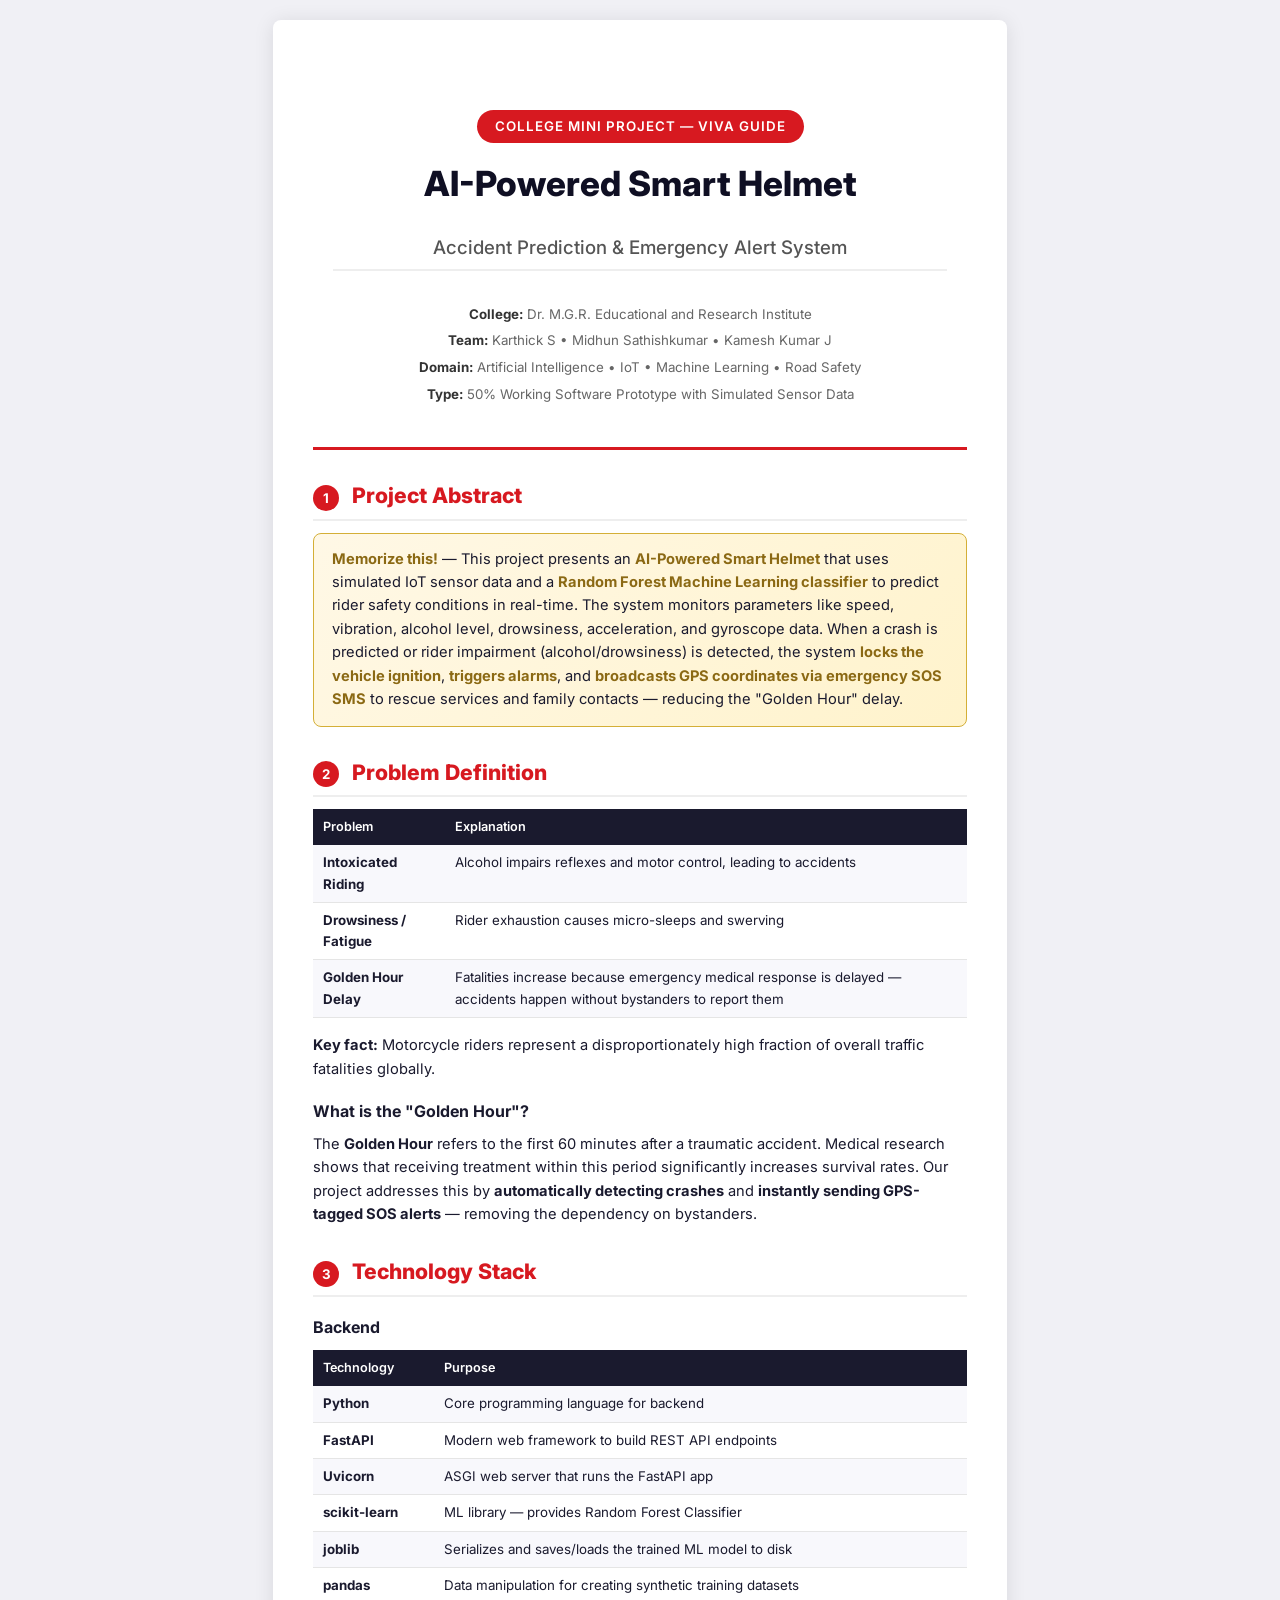
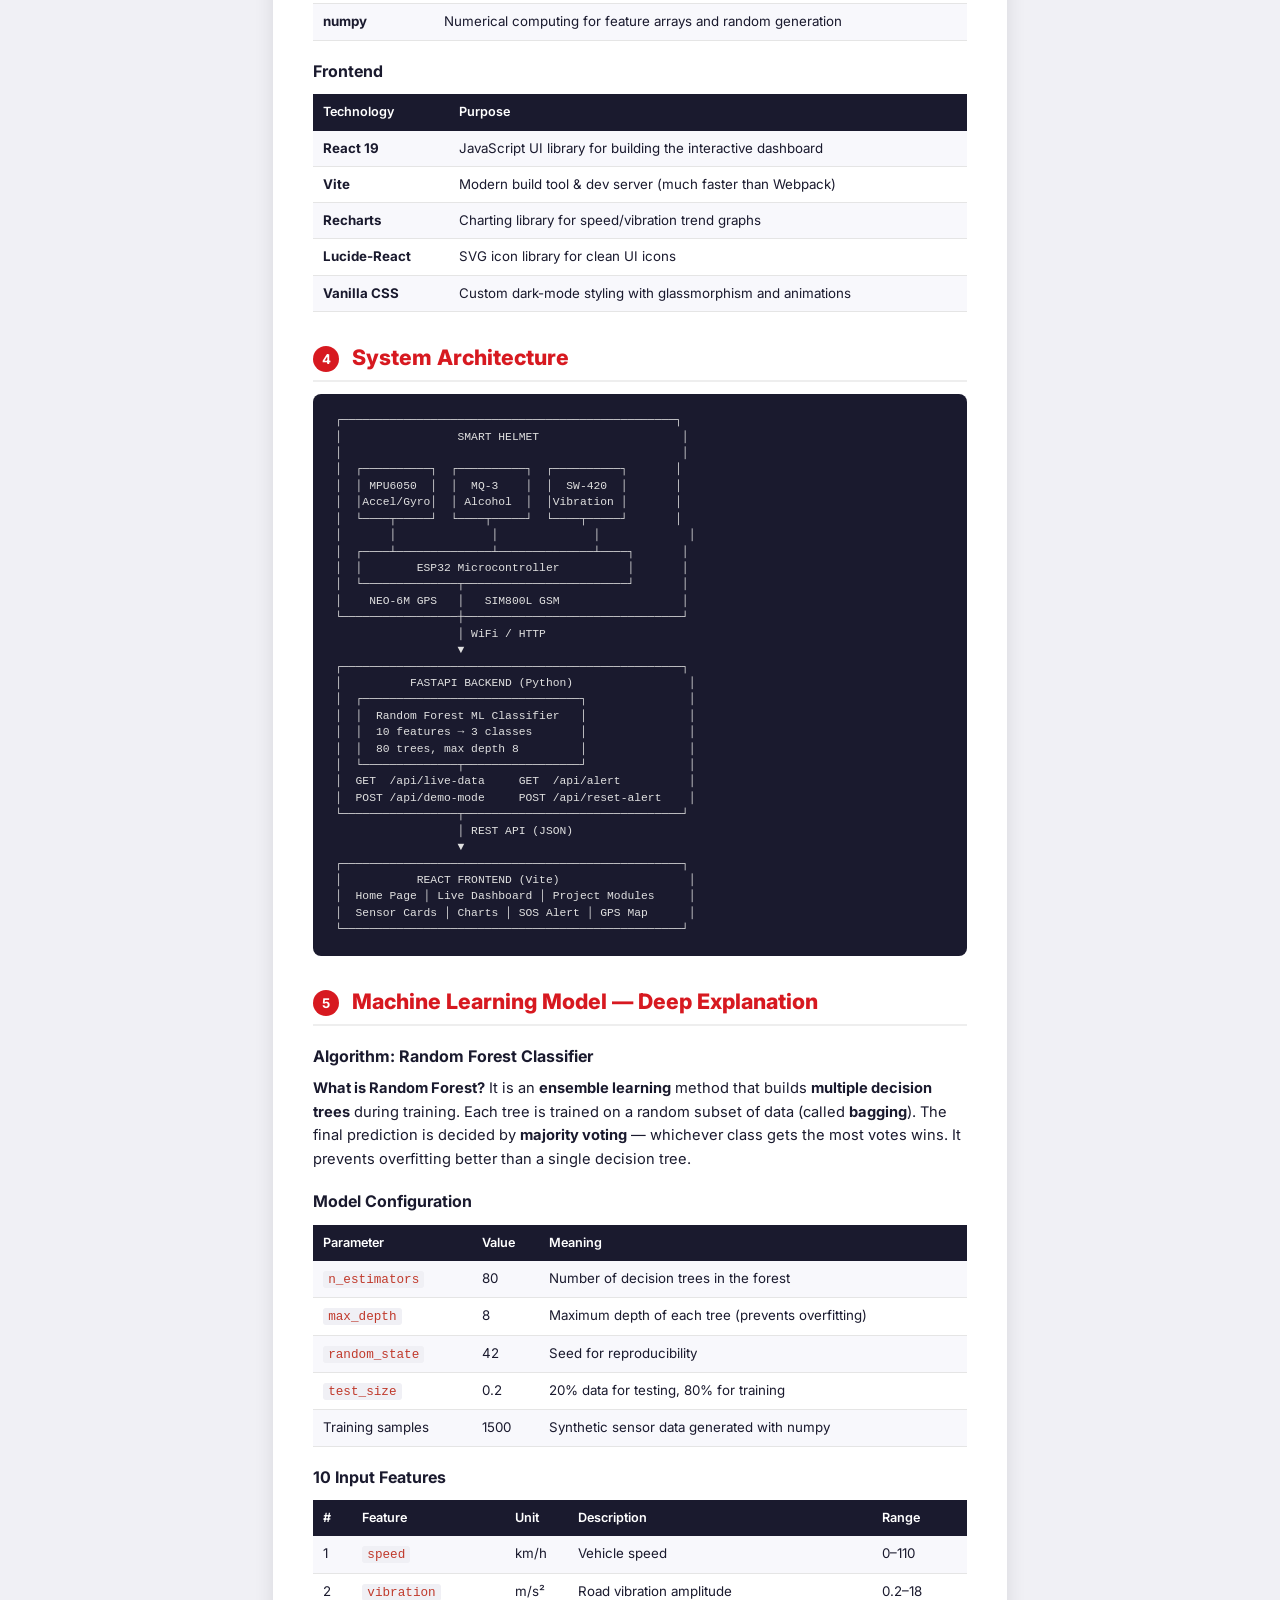
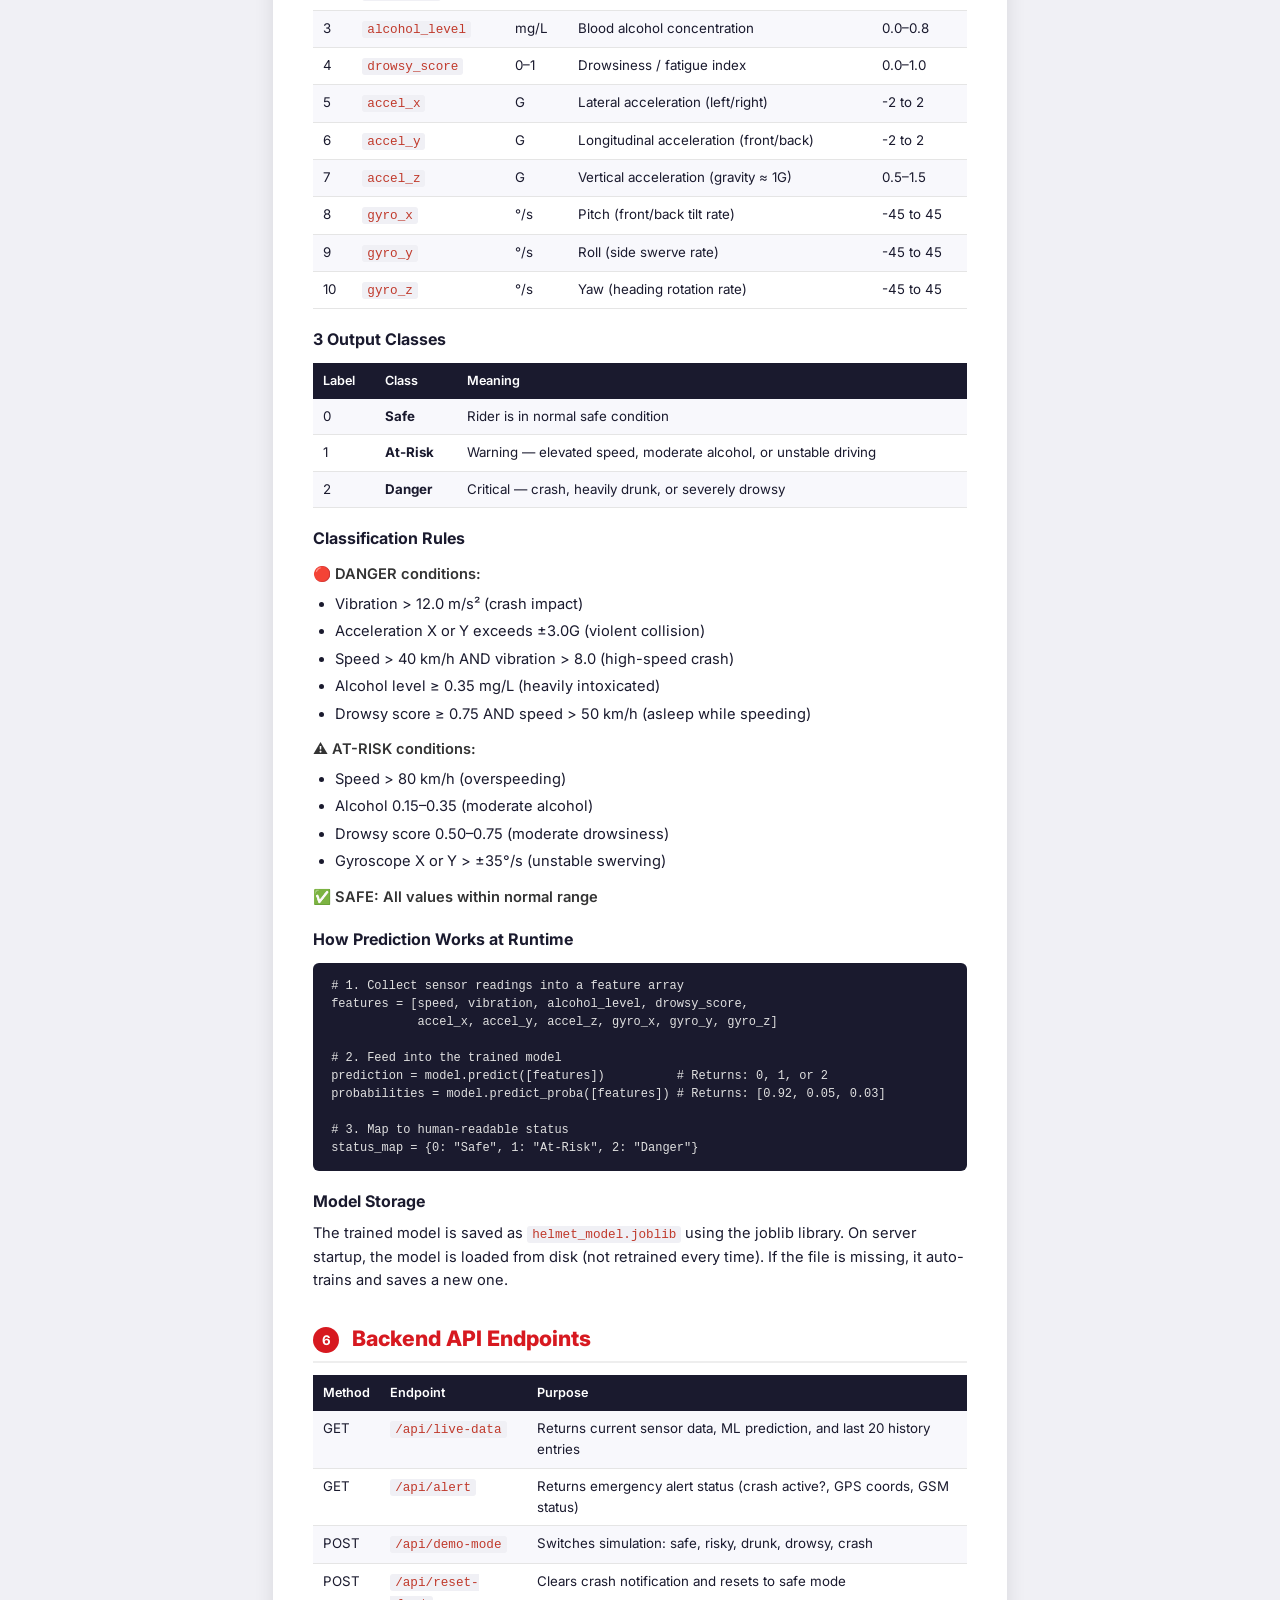
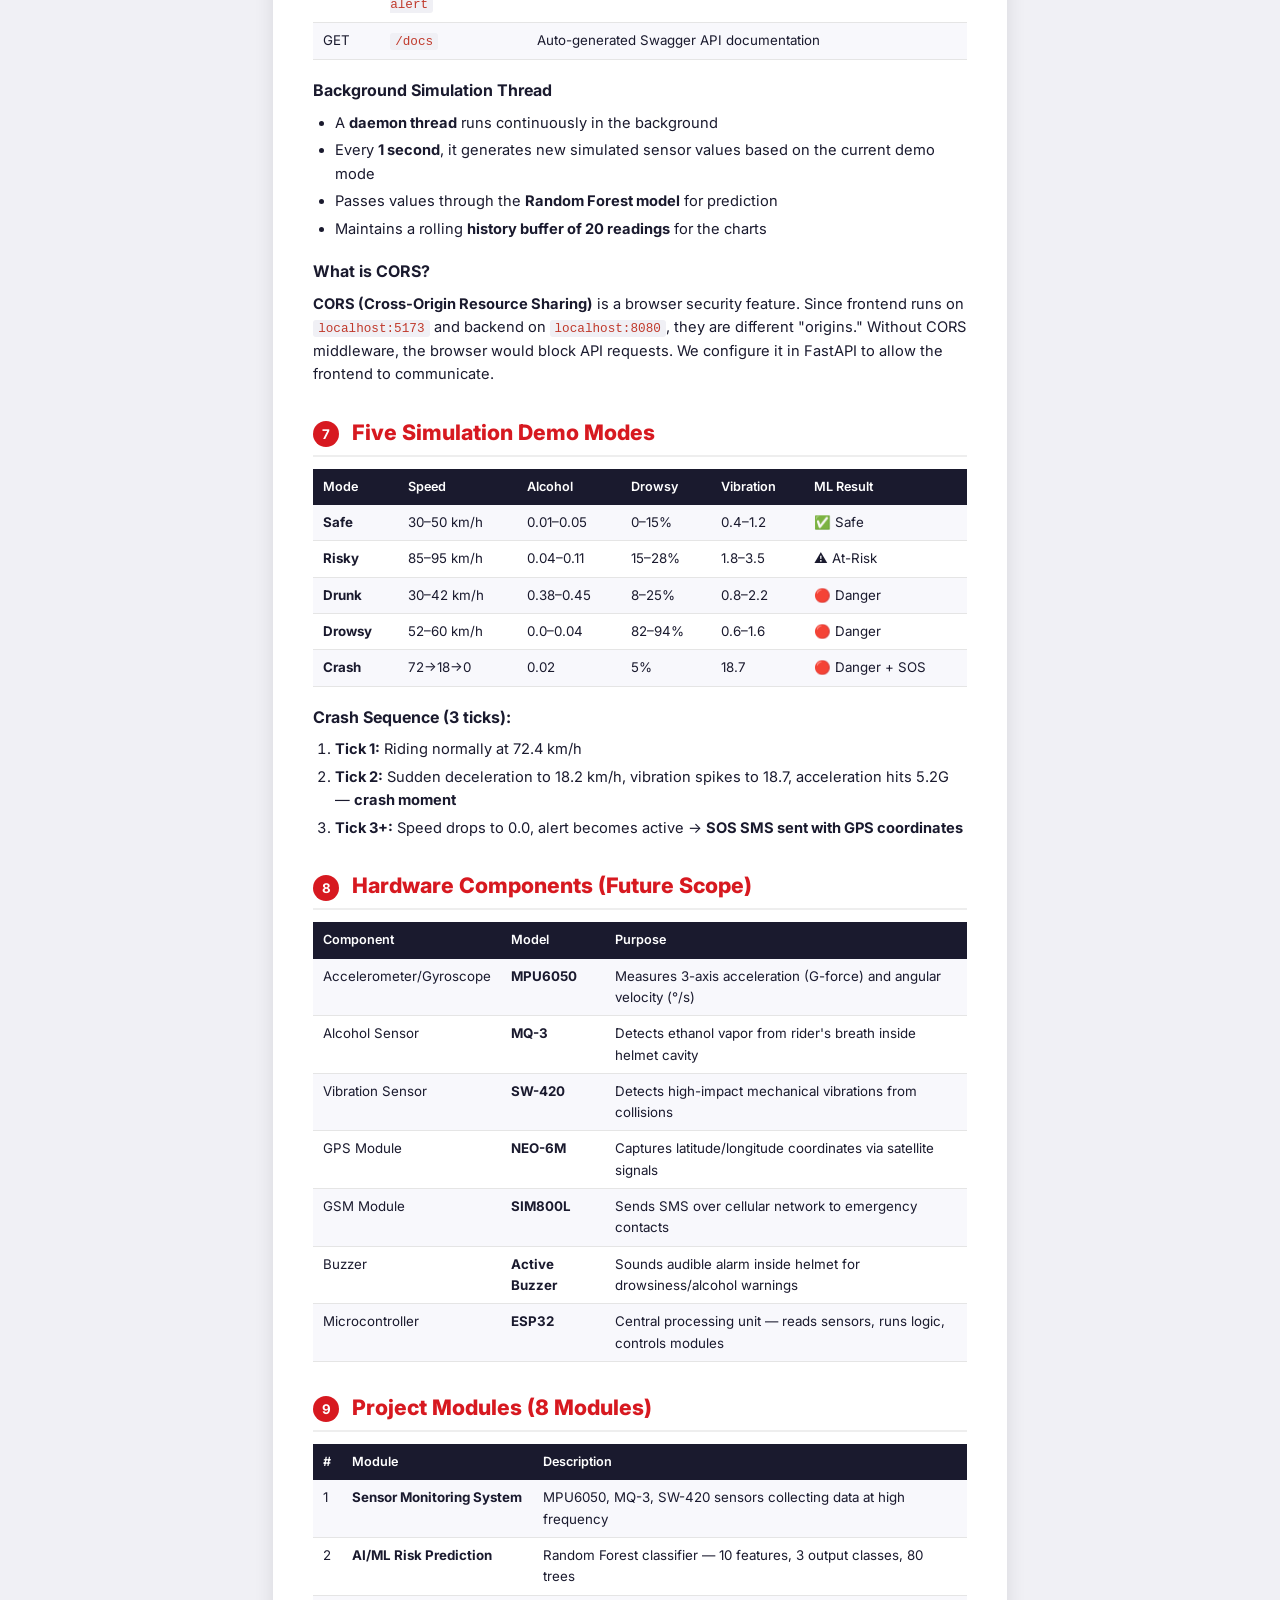
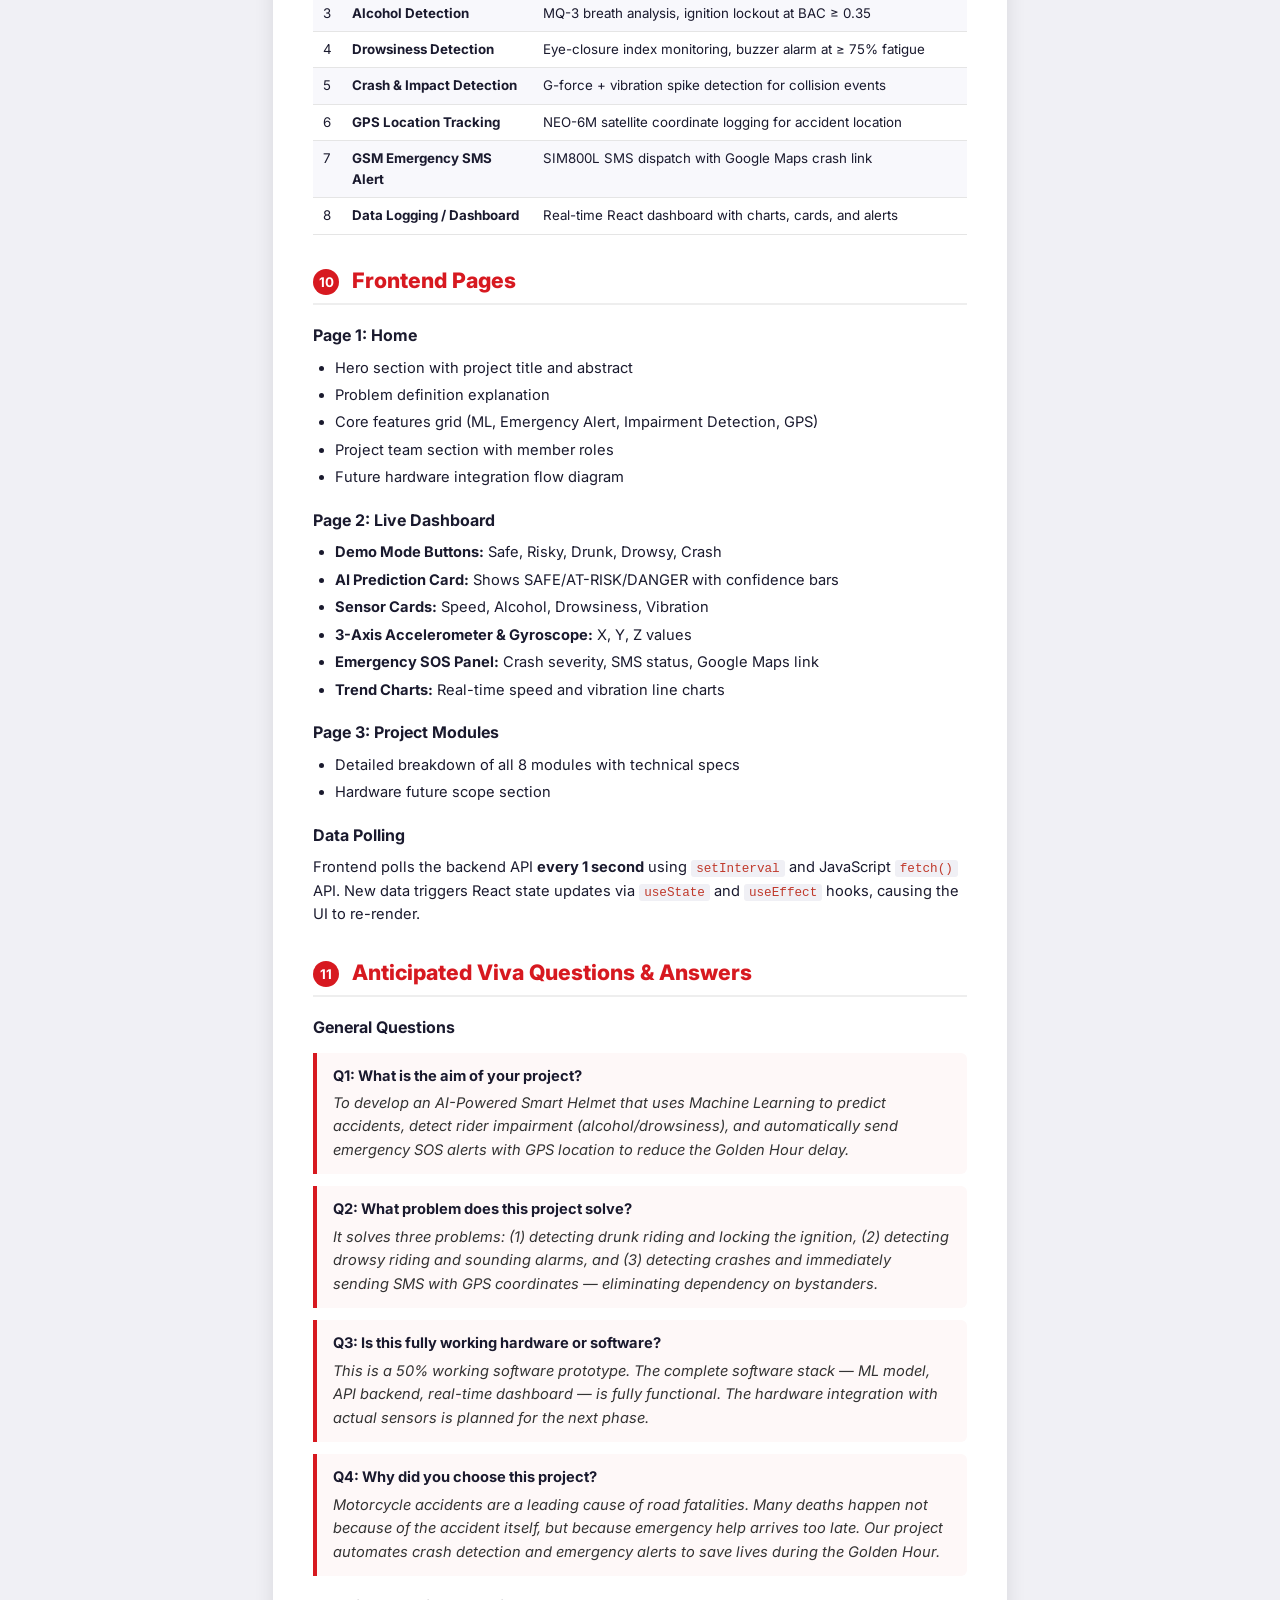
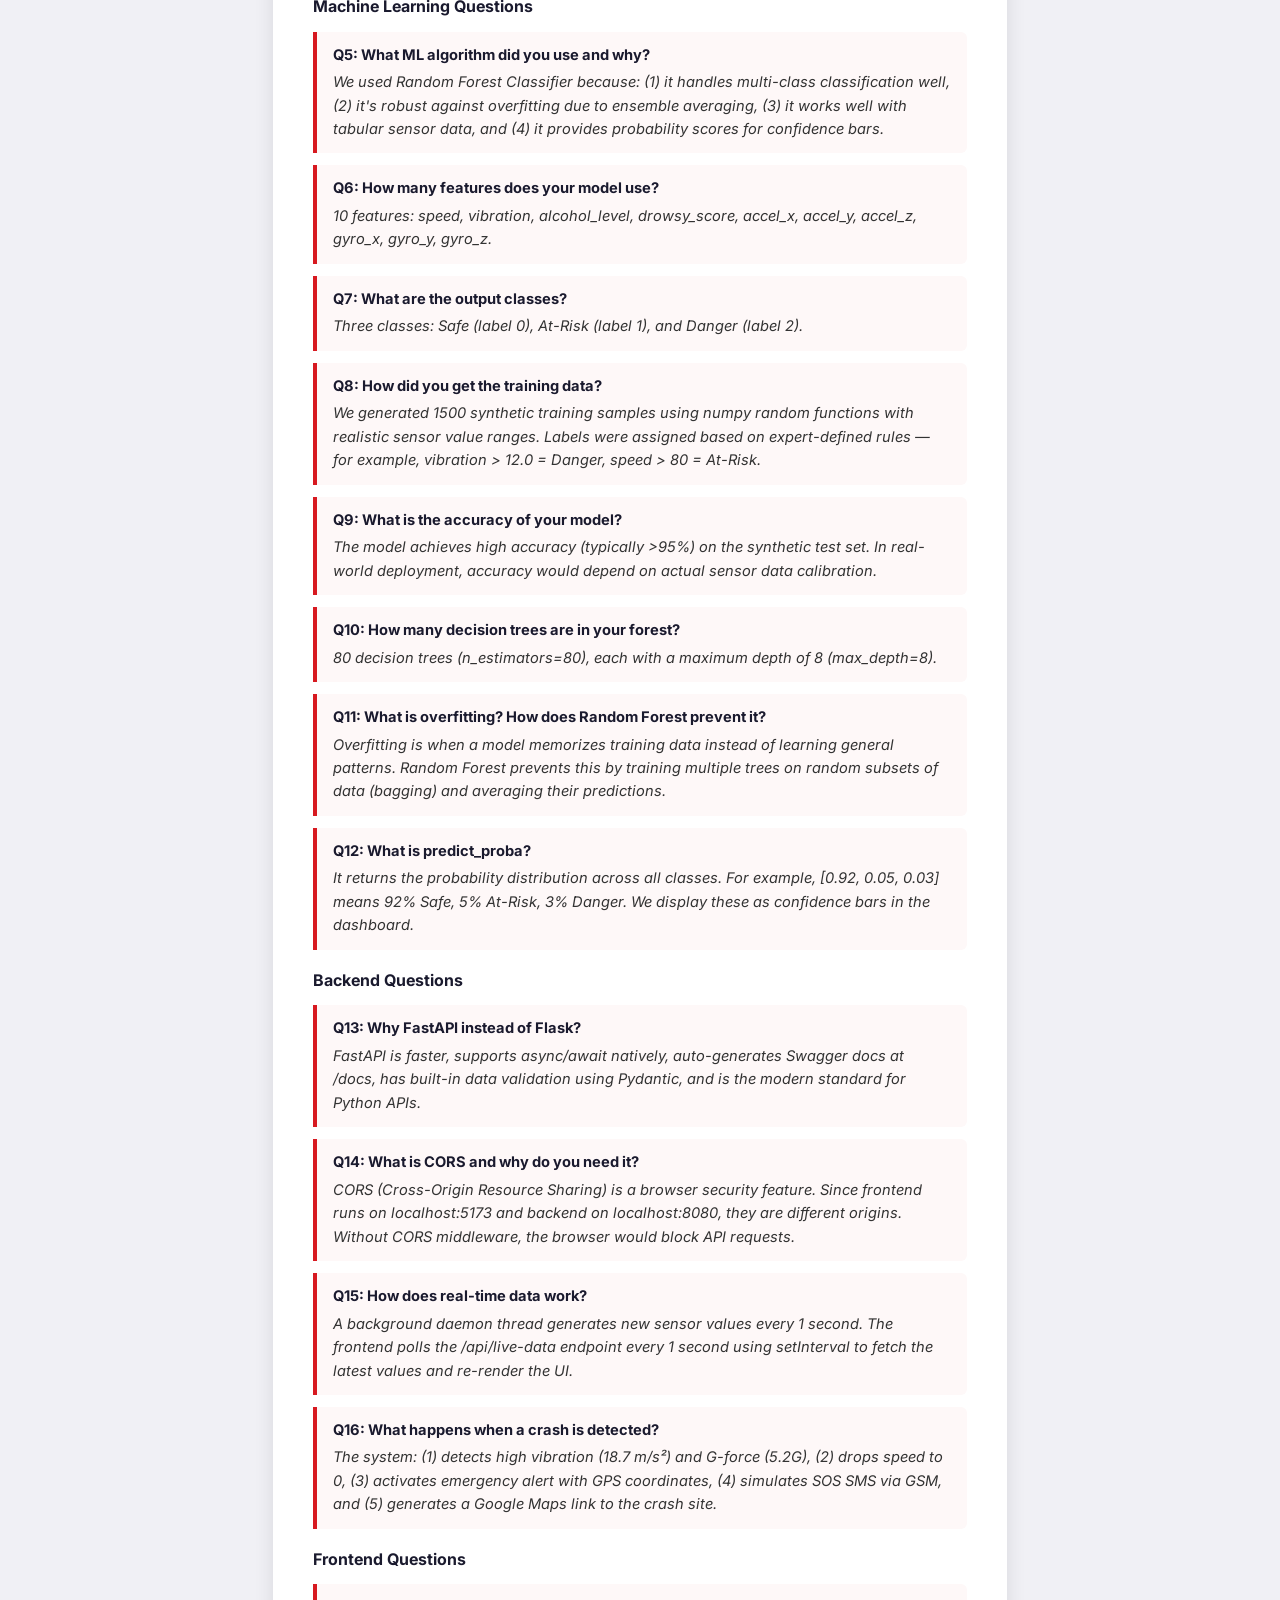
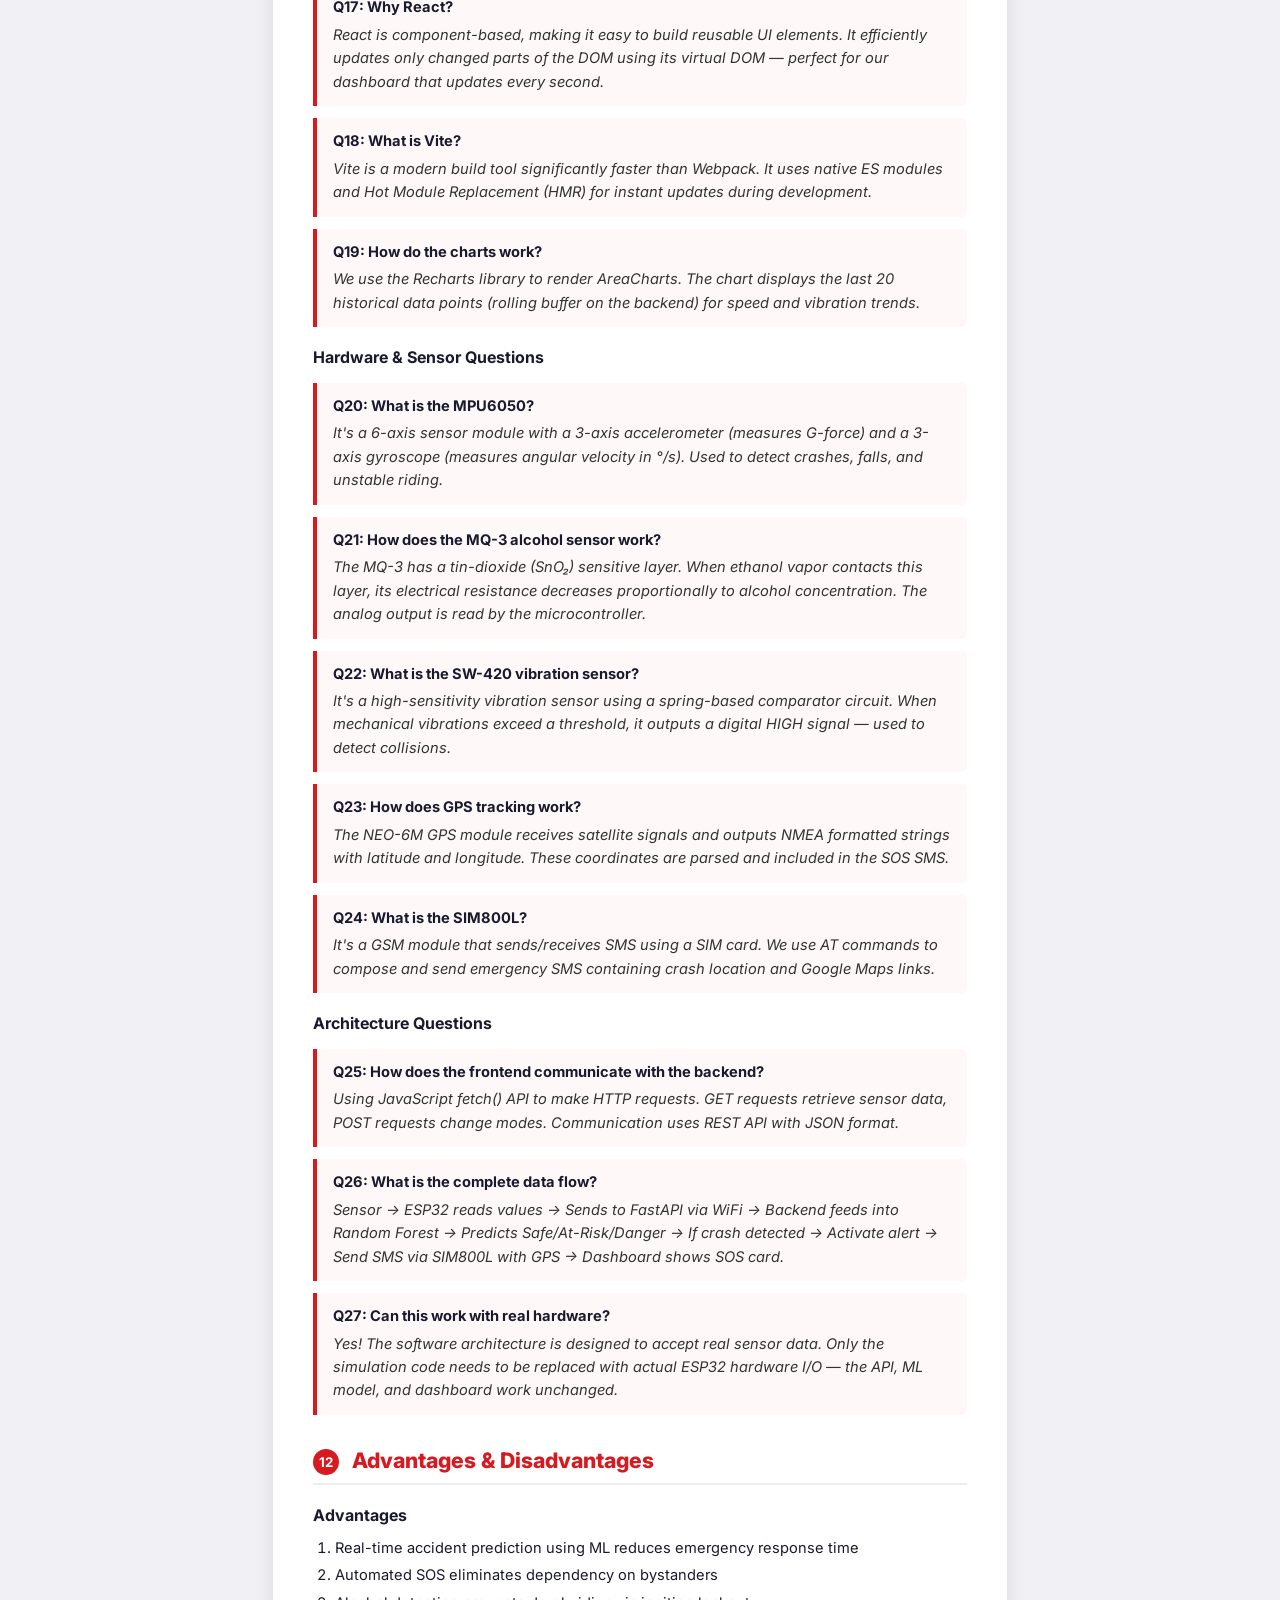
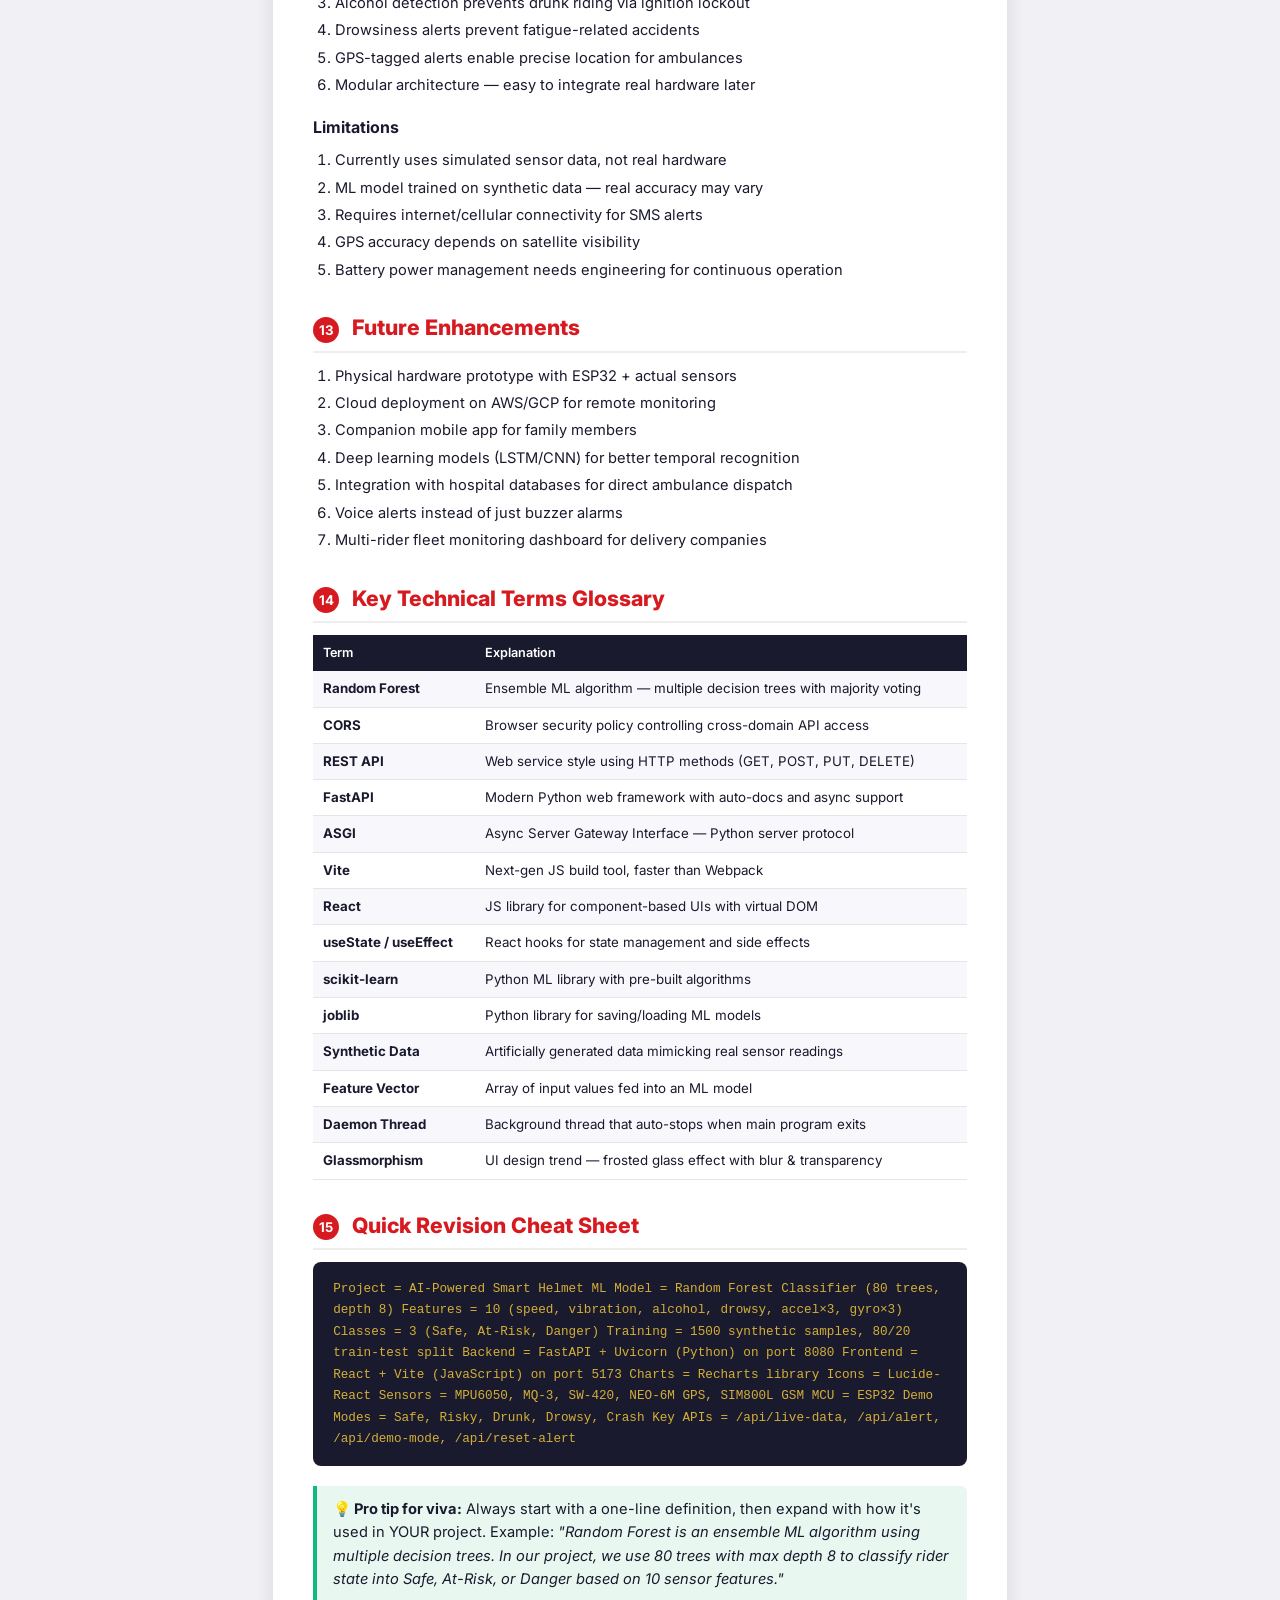
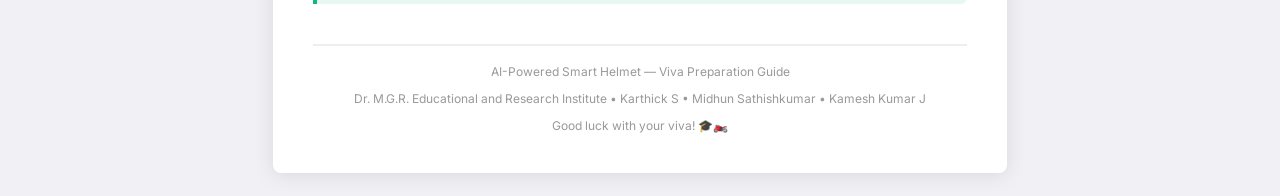
<file: docs/Smart_Helmet_Viva_Guide.html>
<!DOCTYPE html>
<html lang="en">
<head>
  <meta charset="UTF-8">
  <meta name="viewport" content="width=device-width, initial-scale=1.0">
  <title>AI-Powered Smart Helmet — Viva Preparation Guide</title>
  <style>
    @import url('https://fonts.googleapis.com/css2?family=Inter:wght@400;500;600;700;800&display=swap');

    * { margin: 0; padding: 0; box-sizing: border-box; }

    body {
      font-family: 'Inter', -apple-system, sans-serif;
      font-size: 11pt;
      line-height: 1.6;
      color: #1a1a2e;
      background: #fff;
      padding: 0;
    }

    @media print {
      body { padding: 0; margin: 0; }
      .page-break { page-break-before: always; }
      .no-break { page-break-inside: avoid; }
      @page { margin: 1.5cm 1.8cm; size: A4; }
    }

    @media screen {
      body { max-width: 210mm; margin: 0 auto; padding: 20px 30px; background: #f0f0f5; }
      .page-container { background: #fff; padding: 30px 40px; box-shadow: 0 2px 20px rgba(0,0,0,0.1); border-radius: 8px; margin-bottom: 20px; }
    }

    /* Cover page */
    .cover {
      text-align: center;
      padding: 60px 20px 40px;
      border-bottom: 3px solid #D71920;
    }
    .cover-badge {
      display: inline-block;
      background: #D71920;
      color: #fff;
      padding: 6px 18px;
      border-radius: 20px;
      font-size: 10pt;
      font-weight: 600;
      letter-spacing: 1px;
      text-transform: uppercase;
      margin-bottom: 20px;
    }
    .cover h1 {
      font-size: 26pt;
      font-weight: 800;
      color: #0f0f23;
      margin-bottom: 8px;
      line-height: 1.2;
    }
    .cover h2 {
      font-size: 14pt;
      font-weight: 500;
      color: #555;
      margin-bottom: 30px;
    }
    .cover-meta {
      font-size: 10pt;
      color: #666;
      line-height: 2;
    }
    .cover-meta strong { color: #333; }

    /* Section headings */
    h2 {
      font-size: 16pt;
      font-weight: 800;
      color: #D71920;
      margin: 28px 0 12px;
      padding-bottom: 6px;
      border-bottom: 2px solid #eee;
    }
    h3 {
      font-size: 12pt;
      font-weight: 700;
      color: #1a1a2e;
      margin: 18px 0 8px;
    }
    h4 {
      font-size: 11pt;
      font-weight: 600;
      color: #333;
      margin: 12px 0 6px;
    }

    p { margin-bottom: 8px; }

    /* Tables */
    table {
      width: 100%;
      border-collapse: collapse;
      margin: 10px 0 16px;
      font-size: 10pt;
    }
    th {
      background: #1a1a2e;
      color: #fff;
      padding: 8px 10px;
      text-align: left;
      font-weight: 600;
      font-size: 9.5pt;
    }
    td {
      padding: 7px 10px;
      border-bottom: 1px solid #e5e5e5;
      vertical-align: top;
    }
    tr:nth-child(even) td { background: #f8f8fc; }

    /* Code blocks */
    pre {
      background: #1a1a2e;
      color: #e0e0e0;
      padding: 14px 18px;
      border-radius: 6px;
      font-family: 'Consolas', 'Courier New', monospace;
      font-size: 9pt;
      line-height: 1.5;
      overflow-x: auto;
      margin: 10px 0 16px;
    }
    code {
      background: #f0f0f5;
      padding: 1px 5px;
      border-radius: 3px;
      font-family: 'Consolas', monospace;
      font-size: 9.5pt;
      color: #c0392b;
    }

    /* Q&A */
    .qa {
      margin: 12px 0;
      padding: 12px 16px;
      border-left: 4px solid #D71920;
      background: #fef8f8;
      border-radius: 0 6px 6px 0;
    }
    .qa-q {
      font-weight: 700;
      color: #1a1a2e;
      margin-bottom: 4px;
    }
    .qa-a {
      color: #333;
      font-style: italic;
    }

    /* Highlight box */
    .highlight-box {
      background: linear-gradient(135deg, #fff8e6, #fff3cc);
      border: 1px solid #D4AF37;
      border-radius: 8px;
      padding: 14px 18px;
      margin: 12px 0 16px;
    }
    .highlight-box strong { color: #8B6914; }

    /* Tip box */
    .tip-box {
      background: #e8f8f0;
      border-left: 4px solid #10b981;
      padding: 12px 16px;
      border-radius: 0 6px 6px 0;
      margin: 12px 0 16px;
    }

    /* Warning box */
    .warn-box {
      background: #fef3f3;
      border-left: 4px solid #D71920;
      padding: 12px 16px;
      border-radius: 0 6px 6px 0;
      margin: 12px 0;
    }

    /* Architecture diagram */
    .arch-box {
      background: #1a1a2e;
      color: #e0e0e0;
      padding: 18px 22px;
      border-radius: 8px;
      font-family: 'Consolas', monospace;
      font-size: 8.5pt;
      line-height: 1.45;
      white-space: pre;
      overflow-x: auto;
      margin: 10px 0 16px;
    }

    /* Cheat sheet */
    .cheat {
      background: #1a1a2e;
      color: #D4AF37;
      padding: 16px 20px;
      border-radius: 8px;
      font-family: 'Consolas', monospace;
      font-size: 9.5pt;
      line-height: 1.7;
      margin: 10px 0;
    }

    ul, ol { margin: 6px 0 12px 22px; }
    li { margin-bottom: 4px; }

    .section-num {
      display: inline-block;
      background: #D71920;
      color: #fff;
      width: 26px;
      height: 26px;
      border-radius: 50%;
      text-align: center;
      line-height: 26px;
      font-size: 10pt;
      font-weight: 700;
      margin-right: 8px;
      vertical-align: middle;
    }

    .footer {
      text-align: center;
      margin-top: 40px;
      padding-top: 16px;
      border-top: 2px solid #eee;
      font-size: 9pt;
      color: #999;
    }
  </style>
</head>
<body>

<div class="page-container">

<!-- ==================== COVER PAGE ==================== -->
<div class="cover">
  <div class="cover-badge">College Mini Project — Viva Guide</div>
  <h1>AI-Powered Smart Helmet</h1>
  <h2>Accident Prediction & Emergency Alert System</h2>
  <div class="cover-meta">
    <strong>College:</strong> Dr. M.G.R. Educational and Research Institute<br>
    <strong>Team:</strong> Karthick S &bull; Midhun Sathishkumar &bull; Kamesh Kumar J<br>
    <strong>Domain:</strong> Artificial Intelligence &bull; IoT &bull; Machine Learning &bull; Road Safety<br>
    <strong>Type:</strong> 50% Working Software Prototype with Simulated Sensor Data
  </div>
</div>

<!-- ==================== 1. ABSTRACT ==================== -->
<h2><span class="section-num">1</span> Project Abstract</h2>
<div class="highlight-box">
  <strong>Memorize this!</strong> — This project presents an <strong>AI-Powered Smart Helmet</strong> that uses simulated IoT sensor data and a <strong>Random Forest Machine Learning classifier</strong> to predict rider safety conditions in real-time. The system monitors parameters like speed, vibration, alcohol level, drowsiness, acceleration, and gyroscope data. When a crash is predicted or rider impairment (alcohol/drowsiness) is detected, the system <strong>locks the vehicle ignition</strong>, <strong>triggers alarms</strong>, and <strong>broadcasts GPS coordinates via emergency SOS SMS</strong> to rescue services and family contacts — reducing the "Golden Hour" delay.
</div>

<!-- ==================== 2. PROBLEM ==================== -->
<h2><span class="section-num">2</span> Problem Definition</h2>
<table>
  <tr><th>Problem</th><th>Explanation</th></tr>
  <tr><td><strong>Intoxicated Riding</strong></td><td>Alcohol impairs reflexes and motor control, leading to accidents</td></tr>
  <tr><td><strong>Drowsiness / Fatigue</strong></td><td>Rider exhaustion causes micro-sleeps and swerving</td></tr>
  <tr><td><strong>Golden Hour Delay</strong></td><td>Fatalities increase because emergency medical response is delayed — accidents happen without bystanders to report them</td></tr>
</table>
<p><strong>Key fact:</strong> Motorcycle riders represent a disproportionately high fraction of overall traffic fatalities globally.</p>

<h3>What is the "Golden Hour"?</h3>
<p>The <strong>Golden Hour</strong> refers to the first 60 minutes after a traumatic accident. Medical research shows that receiving treatment within this period significantly increases survival rates. Our project addresses this by <strong>automatically detecting crashes</strong> and <strong>instantly sending GPS-tagged SOS alerts</strong> — removing the dependency on bystanders.</p>

<!-- ==================== 3. TECH STACK ==================== -->
<div class="page-break"></div>
<h2><span class="section-num">3</span> Technology Stack</h2>

<h3>Backend</h3>
<table>
  <tr><th>Technology</th><th>Purpose</th></tr>
  <tr><td><strong>Python</strong></td><td>Core programming language for backend</td></tr>
  <tr><td><strong>FastAPI</strong></td><td>Modern web framework to build REST API endpoints</td></tr>
  <tr><td><strong>Uvicorn</strong></td><td>ASGI web server that runs the FastAPI app</td></tr>
  <tr><td><strong>scikit-learn</strong></td><td>ML library — provides Random Forest Classifier</td></tr>
  <tr><td><strong>joblib</strong></td><td>Serializes and saves/loads the trained ML model to disk</td></tr>
  <tr><td><strong>pandas</strong></td><td>Data manipulation for creating synthetic training datasets</td></tr>
  <tr><td><strong>numpy</strong></td><td>Numerical computing for feature arrays and random generation</td></tr>
</table>

<h3>Frontend</h3>
<table>
  <tr><th>Technology</th><th>Purpose</th></tr>
  <tr><td><strong>React 19</strong></td><td>JavaScript UI library for building the interactive dashboard</td></tr>
  <tr><td><strong>Vite</strong></td><td>Modern build tool & dev server (much faster than Webpack)</td></tr>
  <tr><td><strong>Recharts</strong></td><td>Charting library for speed/vibration trend graphs</td></tr>
  <tr><td><strong>Lucide-React</strong></td><td>SVG icon library for clean UI icons</td></tr>
  <tr><td><strong>Vanilla CSS</strong></td><td>Custom dark-mode styling with glassmorphism and animations</td></tr>
</table>

<!-- ==================== 4. ARCHITECTURE ==================== -->
<h2><span class="section-num">4</span> System Architecture</h2>

<div class="arch-box">┌─────────────────────────────────────────────────┐
│                 SMART HELMET                     │
│                                                  │
│  ┌──────────┐  ┌──────────┐  ┌──────────┐       │
│  │ MPU6050  │  │  MQ-3    │  │  SW-420  │       │
│  │Accel/Gyro│  │ Alcohol  │  │Vibration │       │
│  └────┬─────┘  └────┬─────┘  └────┬─────┘       │
│       │              │              │             │
│  ┌────┴──────────────┴──────────────┴────┐       │
│  │        ESP32 Microcontroller          │       │
│  └──────────────┬────────────────────────┘       │
│    NEO-6M GPS   │   SIM800L GSM                  │
└─────────────────┼────────────────────────────────┘
                  │ WiFi / HTTP
                  ▼
┌──────────────────────────────────────────────────┐
│          FASTAPI BACKEND (Python)                 │
│  ┌────────────────────────────────┐               │
│  │  Random Forest ML Classifier   │               │
│  │  10 features → 3 classes       │               │
│  │  80 trees, max depth 8         │               │
│  └──────────────┬─────────────────┘               │
│  GET  /api/live-data     GET  /api/alert          │
│  POST /api/demo-mode     POST /api/reset-alert    │
└─────────────────┬────────────────────────────────┘
                  │ REST API (JSON)
                  ▼
┌──────────────────────────────────────────────────┐
│           REACT FRONTEND (Vite)                   │
│  Home Page │ Live Dashboard │ Project Modules     │
│  Sensor Cards │ Charts │ SOS Alert │ GPS Map      │
└──────────────────────────────────────────────────┘</div>

<!-- ==================== 5. ML MODEL ==================== -->
<div class="page-break"></div>
<h2><span class="section-num">5</span> Machine Learning Model — Deep Explanation</h2>

<h3>Algorithm: Random Forest Classifier</h3>
<p><strong>What is Random Forest?</strong> It is an <strong>ensemble learning</strong> method that builds <strong>multiple decision trees</strong> during training. Each tree is trained on a random subset of data (called <strong>bagging</strong>). The final prediction is decided by <strong>majority voting</strong> — whichever class gets the most votes wins. It prevents overfitting better than a single decision tree.</p>

<h3>Model Configuration</h3>
<table>
  <tr><th>Parameter</th><th>Value</th><th>Meaning</th></tr>
  <tr><td><code>n_estimators</code></td><td>80</td><td>Number of decision trees in the forest</td></tr>
  <tr><td><code>max_depth</code></td><td>8</td><td>Maximum depth of each tree (prevents overfitting)</td></tr>
  <tr><td><code>random_state</code></td><td>42</td><td>Seed for reproducibility</td></tr>
  <tr><td><code>test_size</code></td><td>0.2</td><td>20% data for testing, 80% for training</td></tr>
  <tr><td>Training samples</td><td>1500</td><td>Synthetic sensor data generated with numpy</td></tr>
</table>

<h3>10 Input Features</h3>
<table>
  <tr><th>#</th><th>Feature</th><th>Unit</th><th>Description</th><th>Range</th></tr>
  <tr><td>1</td><td><code>speed</code></td><td>km/h</td><td>Vehicle speed</td><td>0–110</td></tr>
  <tr><td>2</td><td><code>vibration</code></td><td>m/s²</td><td>Road vibration amplitude</td><td>0.2–18</td></tr>
  <tr><td>3</td><td><code>alcohol_level</code></td><td>mg/L</td><td>Blood alcohol concentration</td><td>0.0–0.8</td></tr>
  <tr><td>4</td><td><code>drowsy_score</code></td><td>0–1</td><td>Drowsiness / fatigue index</td><td>0.0–1.0</td></tr>
  <tr><td>5</td><td><code>accel_x</code></td><td>G</td><td>Lateral acceleration (left/right)</td><td>-2 to 2</td></tr>
  <tr><td>6</td><td><code>accel_y</code></td><td>G</td><td>Longitudinal acceleration (front/back)</td><td>-2 to 2</td></tr>
  <tr><td>7</td><td><code>accel_z</code></td><td>G</td><td>Vertical acceleration (gravity ≈ 1G)</td><td>0.5–1.5</td></tr>
  <tr><td>8</td><td><code>gyro_x</code></td><td>°/s</td><td>Pitch (front/back tilt rate)</td><td>-45 to 45</td></tr>
  <tr><td>9</td><td><code>gyro_y</code></td><td>°/s</td><td>Roll (side swerve rate)</td><td>-45 to 45</td></tr>
  <tr><td>10</td><td><code>gyro_z</code></td><td>°/s</td><td>Yaw (heading rotation rate)</td><td>-45 to 45</td></tr>
</table>

<h3>3 Output Classes</h3>
<table>
  <tr><th>Label</th><th>Class</th><th>Meaning</th></tr>
  <tr><td>0</td><td><strong>Safe</strong></td><td>Rider is in normal safe condition</td></tr>
  <tr><td>1</td><td><strong>At-Risk</strong></td><td>Warning — elevated speed, moderate alcohol, or unstable driving</td></tr>
  <tr><td>2</td><td><strong>Danger</strong></td><td>Critical — crash, heavily drunk, or severely drowsy</td></tr>
</table>

<h3>Classification Rules</h3>
<h4>🔴 DANGER conditions:</h4>
<ul>
  <li>Vibration > 12.0 m/s² (crash impact)</li>
  <li>Acceleration X or Y exceeds ±3.0G (violent collision)</li>
  <li>Speed > 40 km/h AND vibration > 8.0 (high-speed crash)</li>
  <li>Alcohol level ≥ 0.35 mg/L (heavily intoxicated)</li>
  <li>Drowsy score ≥ 0.75 AND speed > 50 km/h (asleep while speeding)</li>
</ul>

<h4>⚠️ AT-RISK conditions:</h4>
<ul>
  <li>Speed > 80 km/h (overspeeding)</li>
  <li>Alcohol 0.15–0.35 (moderate alcohol)</li>
  <li>Drowsy score 0.50–0.75 (moderate drowsiness)</li>
  <li>Gyroscope X or Y > ±35°/s (unstable swerving)</li>
</ul>

<h4>✅ SAFE: All values within normal range</h4>

<h3>How Prediction Works at Runtime</h3>
<pre>
# 1. Collect sensor readings into a feature array
features = [speed, vibration, alcohol_level, drowsy_score,
            accel_x, accel_y, accel_z, gyro_x, gyro_y, gyro_z]

# 2. Feed into the trained model
prediction = model.predict([features])          # Returns: 0, 1, or 2
probabilities = model.predict_proba([features]) # Returns: [0.92, 0.05, 0.03]

# 3. Map to human-readable status
status_map = {0: "Safe", 1: "At-Risk", 2: "Danger"}
</pre>

<h3>Model Storage</h3>
<p>The trained model is saved as <code>helmet_model.joblib</code> using the joblib library. On server startup, the model is loaded from disk (not retrained every time). If the file is missing, it auto-trains and saves a new one.</p>

<!-- ==================== 6. API ==================== -->
<div class="page-break"></div>
<h2><span class="section-num">6</span> Backend API Endpoints</h2>
<table>
  <tr><th>Method</th><th>Endpoint</th><th>Purpose</th></tr>
  <tr><td>GET</td><td><code>/api/live-data</code></td><td>Returns current sensor data, ML prediction, and last 20 history entries</td></tr>
  <tr><td>GET</td><td><code>/api/alert</code></td><td>Returns emergency alert status (crash active?, GPS coords, GSM status)</td></tr>
  <tr><td>POST</td><td><code>/api/demo-mode</code></td><td>Switches simulation: safe, risky, drunk, drowsy, crash</td></tr>
  <tr><td>POST</td><td><code>/api/reset-alert</code></td><td>Clears crash notification and resets to safe mode</td></tr>
  <tr><td>GET</td><td><code>/docs</code></td><td>Auto-generated Swagger API documentation</td></tr>
</table>

<h3>Background Simulation Thread</h3>
<ul>
  <li>A <strong>daemon thread</strong> runs continuously in the background</li>
  <li>Every <strong>1 second</strong>, it generates new simulated sensor values based on the current demo mode</li>
  <li>Passes values through the <strong>Random Forest model</strong> for prediction</li>
  <li>Maintains a rolling <strong>history buffer of 20 readings</strong> for the charts</li>
</ul>

<h3>What is CORS?</h3>
<p><strong>CORS (Cross-Origin Resource Sharing)</strong> is a browser security feature. Since frontend runs on <code>localhost:5173</code> and backend on <code>localhost:8080</code>, they are different "origins." Without CORS middleware, the browser would block API requests. We configure it in FastAPI to allow the frontend to communicate.</p>

<!-- ==================== 7. DEMO MODES ==================== -->
<h2><span class="section-num">7</span> Five Simulation Demo Modes</h2>
<table>
  <tr><th>Mode</th><th>Speed</th><th>Alcohol</th><th>Drowsy</th><th>Vibration</th><th>ML Result</th></tr>
  <tr><td><strong>Safe</strong></td><td>30–50 km/h</td><td>0.01–0.05</td><td>0–15%</td><td>0.4–1.2</td><td>✅ Safe</td></tr>
  <tr><td><strong>Risky</strong></td><td>85–95 km/h</td><td>0.04–0.11</td><td>15–28%</td><td>1.8–3.5</td><td>⚠️ At-Risk</td></tr>
  <tr><td><strong>Drunk</strong></td><td>30–42 km/h</td><td>0.38–0.45</td><td>8–25%</td><td>0.8–2.2</td><td>🔴 Danger</td></tr>
  <tr><td><strong>Drowsy</strong></td><td>52–60 km/h</td><td>0.0–0.04</td><td>82–94%</td><td>0.6–1.6</td><td>🔴 Danger</td></tr>
  <tr><td><strong>Crash</strong></td><td>72→18→0</td><td>0.02</td><td>5%</td><td>18.7</td><td>🔴 Danger + SOS</td></tr>
</table>

<h3>Crash Sequence (3 ticks):</h3>
<ol>
  <li><strong>Tick 1:</strong> Riding normally at 72.4 km/h</li>
  <li><strong>Tick 2:</strong> Sudden deceleration to 18.2 km/h, vibration spikes to 18.7, acceleration hits 5.2G — <strong>crash moment</strong></li>
  <li><strong>Tick 3+:</strong> Speed drops to 0.0, alert becomes active → <strong>SOS SMS sent with GPS coordinates</strong></li>
</ol>

<!-- ==================== 8. HARDWARE ==================== -->
<div class="page-break"></div>
<h2><span class="section-num">8</span> Hardware Components (Future Scope)</h2>
<table>
  <tr><th>Component</th><th>Model</th><th>Purpose</th></tr>
  <tr><td>Accelerometer/Gyroscope</td><td><strong>MPU6050</strong></td><td>Measures 3-axis acceleration (G-force) and angular velocity (°/s)</td></tr>
  <tr><td>Alcohol Sensor</td><td><strong>MQ-3</strong></td><td>Detects ethanol vapor from rider's breath inside helmet cavity</td></tr>
  <tr><td>Vibration Sensor</td><td><strong>SW-420</strong></td><td>Detects high-impact mechanical vibrations from collisions</td></tr>
  <tr><td>GPS Module</td><td><strong>NEO-6M</strong></td><td>Captures latitude/longitude coordinates via satellite signals</td></tr>
  <tr><td>GSM Module</td><td><strong>SIM800L</strong></td><td>Sends SMS over cellular network to emergency contacts</td></tr>
  <tr><td>Buzzer</td><td><strong>Active Buzzer</strong></td><td>Sounds audible alarm inside helmet for drowsiness/alcohol warnings</td></tr>
  <tr><td>Microcontroller</td><td><strong>ESP32</strong></td><td>Central processing unit — reads sensors, runs logic, controls modules</td></tr>
</table>

<!-- ==================== 9. MODULES ==================== -->
<h2><span class="section-num">9</span> Project Modules (8 Modules)</h2>
<table>
  <tr><th>#</th><th>Module</th><th>Description</th></tr>
  <tr><td>1</td><td><strong>Sensor Monitoring System</strong></td><td>MPU6050, MQ-3, SW-420 sensors collecting data at high frequency</td></tr>
  <tr><td>2</td><td><strong>AI/ML Risk Prediction</strong></td><td>Random Forest classifier — 10 features, 3 output classes, 80 trees</td></tr>
  <tr><td>3</td><td><strong>Alcohol Detection</strong></td><td>MQ-3 breath analysis, ignition lockout at BAC ≥ 0.35</td></tr>
  <tr><td>4</td><td><strong>Drowsiness Detection</strong></td><td>Eye-closure index monitoring, buzzer alarm at ≥ 75% fatigue</td></tr>
  <tr><td>5</td><td><strong>Crash & Impact Detection</strong></td><td>G-force + vibration spike detection for collision events</td></tr>
  <tr><td>6</td><td><strong>GPS Location Tracking</strong></td><td>NEO-6M satellite coordinate logging for accident location</td></tr>
  <tr><td>7</td><td><strong>GSM Emergency SMS Alert</strong></td><td>SIM800L SMS dispatch with Google Maps crash link</td></tr>
  <tr><td>8</td><td><strong>Data Logging / Dashboard</strong></td><td>Real-time React dashboard with charts, cards, and alerts</td></tr>
</table>

<!-- ==================== 10. FRONTEND ==================== -->
<h2><span class="section-num">10</span> Frontend Pages</h2>

<h3>Page 1: Home</h3>
<ul>
  <li>Hero section with project title and abstract</li>
  <li>Problem definition explanation</li>
  <li>Core features grid (ML, Emergency Alert, Impairment Detection, GPS)</li>
  <li>Project team section with member roles</li>
  <li>Future hardware integration flow diagram</li>
</ul>

<h3>Page 2: Live Dashboard</h3>
<ul>
  <li><strong>Demo Mode Buttons:</strong> Safe, Risky, Drunk, Drowsy, Crash</li>
  <li><strong>AI Prediction Card:</strong> Shows SAFE/AT-RISK/DANGER with confidence bars</li>
  <li><strong>Sensor Cards:</strong> Speed, Alcohol, Drowsiness, Vibration</li>
  <li><strong>3-Axis Accelerometer & Gyroscope:</strong> X, Y, Z values</li>
  <li><strong>Emergency SOS Panel:</strong> Crash severity, SMS status, Google Maps link</li>
  <li><strong>Trend Charts:</strong> Real-time speed and vibration line charts</li>
</ul>

<h3>Page 3: Project Modules</h3>
<ul>
  <li>Detailed breakdown of all 8 modules with technical specs</li>
  <li>Hardware future scope section</li>
</ul>

<h3>Data Polling</h3>
<p>Frontend polls the backend API <strong>every 1 second</strong> using <code>setInterval</code> and JavaScript <code>fetch()</code> API. New data triggers React state updates via <code>useState</code> and <code>useEffect</code> hooks, causing the UI to re-render.</p>

<!-- ==================== 11. Q&A ==================== -->
<div class="page-break"></div>
<h2><span class="section-num">11</span> Anticipated Viva Questions & Answers</h2>

<h3>General Questions</h3>

<div class="qa no-break">
  <div class="qa-q">Q1: What is the aim of your project?</div>
  <div class="qa-a">To develop an AI-Powered Smart Helmet that uses Machine Learning to predict accidents, detect rider impairment (alcohol/drowsiness), and automatically send emergency SOS alerts with GPS location to reduce the Golden Hour delay.</div>
</div>

<div class="qa no-break">
  <div class="qa-q">Q2: What problem does this project solve?</div>
  <div class="qa-a">It solves three problems: (1) detecting drunk riding and locking the ignition, (2) detecting drowsy riding and sounding alarms, and (3) detecting crashes and immediately sending SMS with GPS coordinates — eliminating dependency on bystanders.</div>
</div>

<div class="qa no-break">
  <div class="qa-q">Q3: Is this fully working hardware or software?</div>
  <div class="qa-a">This is a 50% working software prototype. The complete software stack — ML model, API backend, real-time dashboard — is fully functional. The hardware integration with actual sensors is planned for the next phase.</div>
</div>

<div class="qa no-break">
  <div class="qa-q">Q4: Why did you choose this project?</div>
  <div class="qa-a">Motorcycle accidents are a leading cause of road fatalities. Many deaths happen not because of the accident itself, but because emergency help arrives too late. Our project automates crash detection and emergency alerts to save lives during the Golden Hour.</div>
</div>

<h3>Machine Learning Questions</h3>

<div class="qa no-break">
  <div class="qa-q">Q5: What ML algorithm did you use and why?</div>
  <div class="qa-a">We used Random Forest Classifier because: (1) it handles multi-class classification well, (2) it's robust against overfitting due to ensemble averaging, (3) it works well with tabular sensor data, and (4) it provides probability scores for confidence bars.</div>
</div>

<div class="qa no-break">
  <div class="qa-q">Q6: How many features does your model use?</div>
  <div class="qa-a">10 features: speed, vibration, alcohol_level, drowsy_score, accel_x, accel_y, accel_z, gyro_x, gyro_y, gyro_z.</div>
</div>

<div class="qa no-break">
  <div class="qa-q">Q7: What are the output classes?</div>
  <div class="qa-a">Three classes: Safe (label 0), At-Risk (label 1), and Danger (label 2).</div>
</div>

<div class="qa no-break">
  <div class="qa-q">Q8: How did you get the training data?</div>
  <div class="qa-a">We generated 1500 synthetic training samples using numpy random functions with realistic sensor value ranges. Labels were assigned based on expert-defined rules — for example, vibration > 12.0 = Danger, speed > 80 = At-Risk.</div>
</div>

<div class="qa no-break">
  <div class="qa-q">Q9: What is the accuracy of your model?</div>
  <div class="qa-a">The model achieves high accuracy (typically >95%) on the synthetic test set. In real-world deployment, accuracy would depend on actual sensor data calibration.</div>
</div>

<div class="qa no-break">
  <div class="qa-q">Q10: How many decision trees are in your forest?</div>
  <div class="qa-a">80 decision trees (n_estimators=80), each with a maximum depth of 8 (max_depth=8).</div>
</div>

<div class="qa no-break">
  <div class="qa-q">Q11: What is overfitting? How does Random Forest prevent it?</div>
  <div class="qa-a">Overfitting is when a model memorizes training data instead of learning general patterns. Random Forest prevents this by training multiple trees on random subsets of data (bagging) and averaging their predictions.</div>
</div>

<div class="qa no-break">
  <div class="qa-q">Q12: What is predict_proba?</div>
  <div class="qa-a">It returns the probability distribution across all classes. For example, [0.92, 0.05, 0.03] means 92% Safe, 5% At-Risk, 3% Danger. We display these as confidence bars in the dashboard.</div>
</div>

<h3>Backend Questions</h3>

<div class="qa no-break">
  <div class="qa-q">Q13: Why FastAPI instead of Flask?</div>
  <div class="qa-a">FastAPI is faster, supports async/await natively, auto-generates Swagger docs at /docs, has built-in data validation using Pydantic, and is the modern standard for Python APIs.</div>
</div>

<div class="qa no-break">
  <div class="qa-q">Q14: What is CORS and why do you need it?</div>
  <div class="qa-a">CORS (Cross-Origin Resource Sharing) is a browser security feature. Since frontend runs on localhost:5173 and backend on localhost:8080, they are different origins. Without CORS middleware, the browser would block API requests.</div>
</div>

<div class="qa no-break">
  <div class="qa-q">Q15: How does real-time data work?</div>
  <div class="qa-a">A background daemon thread generates new sensor values every 1 second. The frontend polls the /api/live-data endpoint every 1 second using setInterval to fetch the latest values and re-render the UI.</div>
</div>

<div class="qa no-break">
  <div class="qa-q">Q16: What happens when a crash is detected?</div>
  <div class="qa-a">The system: (1) detects high vibration (18.7 m/s²) and G-force (5.2G), (2) drops speed to 0, (3) activates emergency alert with GPS coordinates, (4) simulates SOS SMS via GSM, and (5) generates a Google Maps link to the crash site.</div>
</div>

<div class="page-break"></div>
<h3>Frontend Questions</h3>

<div class="qa no-break">
  <div class="qa-q">Q17: Why React?</div>
  <div class="qa-a">React is component-based, making it easy to build reusable UI elements. It efficiently updates only changed parts of the DOM using its virtual DOM — perfect for our dashboard that updates every second.</div>
</div>

<div class="qa no-break">
  <div class="qa-q">Q18: What is Vite?</div>
  <div class="qa-a">Vite is a modern build tool significantly faster than Webpack. It uses native ES modules and Hot Module Replacement (HMR) for instant updates during development.</div>
</div>

<div class="qa no-break">
  <div class="qa-q">Q19: How do the charts work?</div>
  <div class="qa-a">We use the Recharts library to render AreaCharts. The chart displays the last 20 historical data points (rolling buffer on the backend) for speed and vibration trends.</div>
</div>

<h3>Hardware & Sensor Questions</h3>

<div class="qa no-break">
  <div class="qa-q">Q20: What is the MPU6050?</div>
  <div class="qa-a">It's a 6-axis sensor module with a 3-axis accelerometer (measures G-force) and a 3-axis gyroscope (measures angular velocity in °/s). Used to detect crashes, falls, and unstable riding.</div>
</div>

<div class="qa no-break">
  <div class="qa-q">Q21: How does the MQ-3 alcohol sensor work?</div>
  <div class="qa-a">The MQ-3 has a tin-dioxide (SnO₂) sensitive layer. When ethanol vapor contacts this layer, its electrical resistance decreases proportionally to alcohol concentration. The analog output is read by the microcontroller.</div>
</div>

<div class="qa no-break">
  <div class="qa-q">Q22: What is the SW-420 vibration sensor?</div>
  <div class="qa-a">It's a high-sensitivity vibration sensor using a spring-based comparator circuit. When mechanical vibrations exceed a threshold, it outputs a digital HIGH signal — used to detect collisions.</div>
</div>

<div class="qa no-break">
  <div class="qa-q">Q23: How does GPS tracking work?</div>
  <div class="qa-a">The NEO-6M GPS module receives satellite signals and outputs NMEA formatted strings with latitude and longitude. These coordinates are parsed and included in the SOS SMS.</div>
</div>

<div class="qa no-break">
  <div class="qa-q">Q24: What is the SIM800L?</div>
  <div class="qa-a">It's a GSM module that sends/receives SMS using a SIM card. We use AT commands to compose and send emergency SMS containing crash location and Google Maps links.</div>
</div>

<h3>Architecture Questions</h3>

<div class="qa no-break">
  <div class="qa-q">Q25: How does the frontend communicate with the backend?</div>
  <div class="qa-a">Using JavaScript fetch() API to make HTTP requests. GET requests retrieve sensor data, POST requests change modes. Communication uses REST API with JSON format.</div>
</div>

<div class="qa no-break">
  <div class="qa-q">Q26: What is the complete data flow?</div>
  <div class="qa-a">Sensor → ESP32 reads values → Sends to FastAPI via WiFi → Backend feeds into Random Forest → Predicts Safe/At-Risk/Danger → If crash detected → Activate alert → Send SMS via SIM800L with GPS → Dashboard shows SOS card.</div>
</div>

<div class="qa no-break">
  <div class="qa-q">Q27: Can this work with real hardware?</div>
  <div class="qa-a">Yes! The software architecture is designed to accept real sensor data. Only the simulation code needs to be replaced with actual ESP32 hardware I/O — the API, ML model, and dashboard work unchanged.</div>
</div>

<!-- ==================== 12. ADVANTAGES ==================== -->
<div class="page-break"></div>
<h2><span class="section-num">12</span> Advantages & Disadvantages</h2>

<h3>Advantages</h3>
<ol>
  <li>Real-time accident prediction using ML reduces emergency response time</li>
  <li>Automated SOS eliminates dependency on bystanders</li>
  <li>Alcohol detection prevents drunk riding via ignition lockout</li>
  <li>Drowsiness alerts prevent fatigue-related accidents</li>
  <li>GPS-tagged alerts enable precise location for ambulances</li>
  <li>Modular architecture — easy to integrate real hardware later</li>
</ol>

<h3>Limitations</h3>
<ol>
  <li>Currently uses simulated sensor data, not real hardware</li>
  <li>ML model trained on synthetic data — real accuracy may vary</li>
  <li>Requires internet/cellular connectivity for SMS alerts</li>
  <li>GPS accuracy depends on satellite visibility</li>
  <li>Battery power management needs engineering for continuous operation</li>
</ol>

<!-- ==================== 13. FUTURE ==================== -->
<h2><span class="section-num">13</span> Future Enhancements</h2>
<ol>
  <li>Physical hardware prototype with ESP32 + actual sensors</li>
  <li>Cloud deployment on AWS/GCP for remote monitoring</li>
  <li>Companion mobile app for family members</li>
  <li>Deep learning models (LSTM/CNN) for better temporal recognition</li>
  <li>Integration with hospital databases for direct ambulance dispatch</li>
  <li>Voice alerts instead of just buzzer alarms</li>
  <li>Multi-rider fleet monitoring dashboard for delivery companies</li>
</ol>

<!-- ==================== 14. KEY TERMS ==================== -->
<h2><span class="section-num">14</span> Key Technical Terms Glossary</h2>
<table>
  <tr><th>Term</th><th>Explanation</th></tr>
  <tr><td><strong>Random Forest</strong></td><td>Ensemble ML algorithm — multiple decision trees with majority voting</td></tr>
  <tr><td><strong>CORS</strong></td><td>Browser security policy controlling cross-domain API access</td></tr>
  <tr><td><strong>REST API</strong></td><td>Web service style using HTTP methods (GET, POST, PUT, DELETE)</td></tr>
  <tr><td><strong>FastAPI</strong></td><td>Modern Python web framework with auto-docs and async support</td></tr>
  <tr><td><strong>ASGI</strong></td><td>Async Server Gateway Interface — Python server protocol</td></tr>
  <tr><td><strong>Vite</strong></td><td>Next-gen JS build tool, faster than Webpack</td></tr>
  <tr><td><strong>React</strong></td><td>JS library for component-based UIs with virtual DOM</td></tr>
  <tr><td><strong>useState / useEffect</strong></td><td>React hooks for state management and side effects</td></tr>
  <tr><td><strong>scikit-learn</strong></td><td>Python ML library with pre-built algorithms</td></tr>
  <tr><td><strong>joblib</strong></td><td>Python library for saving/loading ML models</td></tr>
  <tr><td><strong>Synthetic Data</strong></td><td>Artificially generated data mimicking real sensor readings</td></tr>
  <tr><td><strong>Feature Vector</strong></td><td>Array of input values fed into an ML model</td></tr>
  <tr><td><strong>Daemon Thread</strong></td><td>Background thread that auto-stops when main program exits</td></tr>
  <tr><td><strong>Glassmorphism</strong></td><td>UI design trend — frosted glass effect with blur & transparency</td></tr>
</table>

<!-- ==================== 15. CHEAT SHEET ==================== -->
<h2><span class="section-num">15</span> Quick Revision Cheat Sheet</h2>
<div class="cheat">
Project    = AI-Powered Smart Helmet
ML Model   = Random Forest Classifier (80 trees, depth 8)
Features   = 10 (speed, vibration, alcohol, drowsy, accel×3, gyro×3)
Classes    = 3 (Safe, At-Risk, Danger)
Training   = 1500 synthetic samples, 80/20 train-test split
Backend    = FastAPI + Uvicorn (Python) on port 8080
Frontend   = React + Vite (JavaScript) on port 5173
Charts     = Recharts library
Icons      = Lucide-React
Sensors    = MPU6050, MQ-3, SW-420, NEO-6M GPS, SIM800L GSM
MCU        = ESP32
Demo Modes = Safe, Risky, Drunk, Drowsy, Crash
Key APIs   = /api/live-data, /api/alert, /api/demo-mode, /api/reset-alert
</div>

<div class="tip-box" style="margin-top: 20px;">
  <strong>💡 Pro tip for viva:</strong> Always start with a one-line definition, then expand with how it's used in YOUR project. Example: <em>"Random Forest is an ensemble ML algorithm using multiple decision trees. In our project, we use 80 trees with max depth 8 to classify rider state into Safe, At-Risk, or Danger based on 10 sensor features."</em>
</div>

<!-- ==================== FOOTER ==================== -->
<div class="footer">
  <p>AI-Powered Smart Helmet — Viva Preparation Guide</p>
  <p>Dr. M.G.R. Educational and Research Institute &bull; Karthick S &bull; Midhun Sathishkumar &bull; Kamesh Kumar J</p>
  <p style="margin-top: 8px;">Good luck with your viva! 🎓🏍️</p>
</div>

</div><!-- end page-container -->
</body>
</html>
</file>
